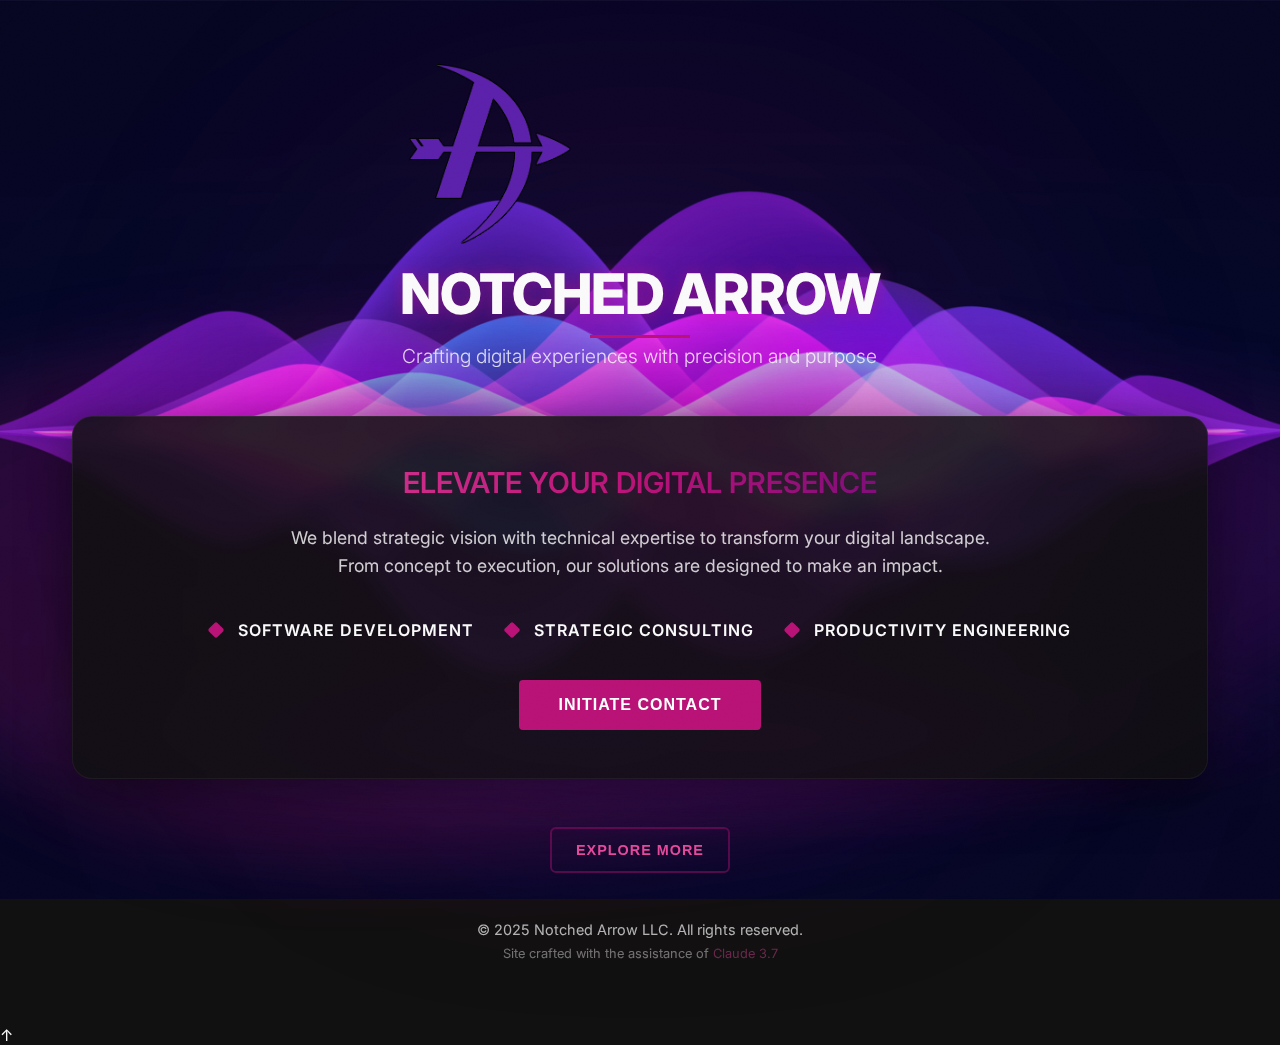
<file: index.html>
<!DOCTYPE html>
<html lang="en">
<head>
    <meta charset="UTF-8">
    <meta name="viewport" content="width=device-width, initial-scale=1.0">
    <title>Notched Arrow</title>
    <link rel="stylesheet" href="styles.css">
    <link rel="preconnect" href="https://fonts.googleapis.com">
    <link rel="preconnect" href="https://fonts.gstatic.com" crossorigin>
    <link href="https://fonts.googleapis.com/css2?family=Inter:wght@300;400;600;800&display=swap" rel="stylesheet">
    <link rel="icon" href="favicon.ico" type="image/x-icon">
</head>
<body>
    <div class="noise"></div>
    <div class="background-blur"></div>
    <style>
        body {
            background-image: url('images/background.png');
            background-size: cover;
            background-position: center;
            background-attachment: fixed;
        }

        .logo-img {
            width: 100%;
            height: 100%;
            object-fit: contain;
        }
    </style>

    <div class="container">
        <main>
            <section class="hero">
                <div class="logo-container">
                    <div class="logo-animation">
                        <img src="images/logo.png" alt="Notched Arrow Logo" class="logo-img">
                    </div>
                </div>
                <h1>NOTCHED ARROW</h1>
                <div class="tagline">
                    <p>Crafting digital experiences with precision and purpose</p>
                </div>
            </section>

            <section class="content">
                <div class="color-splash"></div>
                <div class="card">
                    <div class="card-content">
                        <h2>ELEVATE YOUR DIGITAL PRESENCE</h2>
                        <p>We blend strategic vision with technical expertise to transform your digital landscape. From concept to execution, our solutions are designed to make an impact.</p>

                        <div class="expertise">
                            <div class="expertise-item">
                                <span class="marker"></span>
                                <h3>SOFTWARE DEVELOPMENT</h3>
                            </div>
                            <div class="expertise-item">
                                <span class="marker"></span>
                                <h3>STRATEGIC CONSULTING</h3>
                            </div>
                            <div class="expertise-item">
                                <span class="marker"></span>
                                <h3>PRODUCTIVITY ENGINEERING</h3>
                            </div>
                        </div>

                        <div class="action">
                            <button class="cta" id="contact-btn">INITIATE CONTACT</button>
                            <div id="contact-modal" class="modal">
                                <div class="modal-content">
                                    <span class="close-modal">&times;</span>
                                    <h3>CONNECT WITH US</h3>
                                    <div class="contact-options">
                                        <div class="contact-option">
                                            <div class="contact-label">Email</div>
                                            <div class="contact-value">cc@zyzd.cc</div>
                                            <button class="copy-btn" data-value="contact@notchedarrow.com">Copy</button>
                                        </div>
                                        <div class="contact-option">
                                            <div class="contact-label">Discord</div>
                                            <div class="contact-value">cczyz</div>
                                            <button class="copy-btn" data-value="notchedarrow">Copy</button>
                                        </div>
                                        <div class="contact-option">
                                            <div class="contact-label">Signal</div>
                                            <div class="contact-value">clarke.23</div>
                                            <button class="copy-btn" data-value="+1 (555) 123-4567">Copy</button>
                                        </div>
                                    </div>
                                </div>
                            </div>
                        </div>
                    </div>
                </div>
            </section>

            <section class="nav-section">
                <div class="nav-container">
                    <button class="nav-toggle">EXPLORE MORE</button>
                    <div class="nav-content">
                        <a href="universe.html" class="nav-link">
                            <span class="nav-icon">🌌</span>
                            <span class="nav-text">NOTCHED ARROW UNIVERSE</span>
                        </a>
                    </div>
                </div>
            </section>
        </main>

        <footer>
            <p>&copy; 2025 Notched Arrow LLC. All rights reserved.</p>
            <p class="credits">Site crafted with the assistance of <a href="https://claude.ai" target="_blank" rel="noopener noreferrer">Claude 3.7</a></p>
        </footer>
    </div>

    <div class="back-to-top">↑</div>

    <script src="script.js"></script>
</body>
</html>
</file>
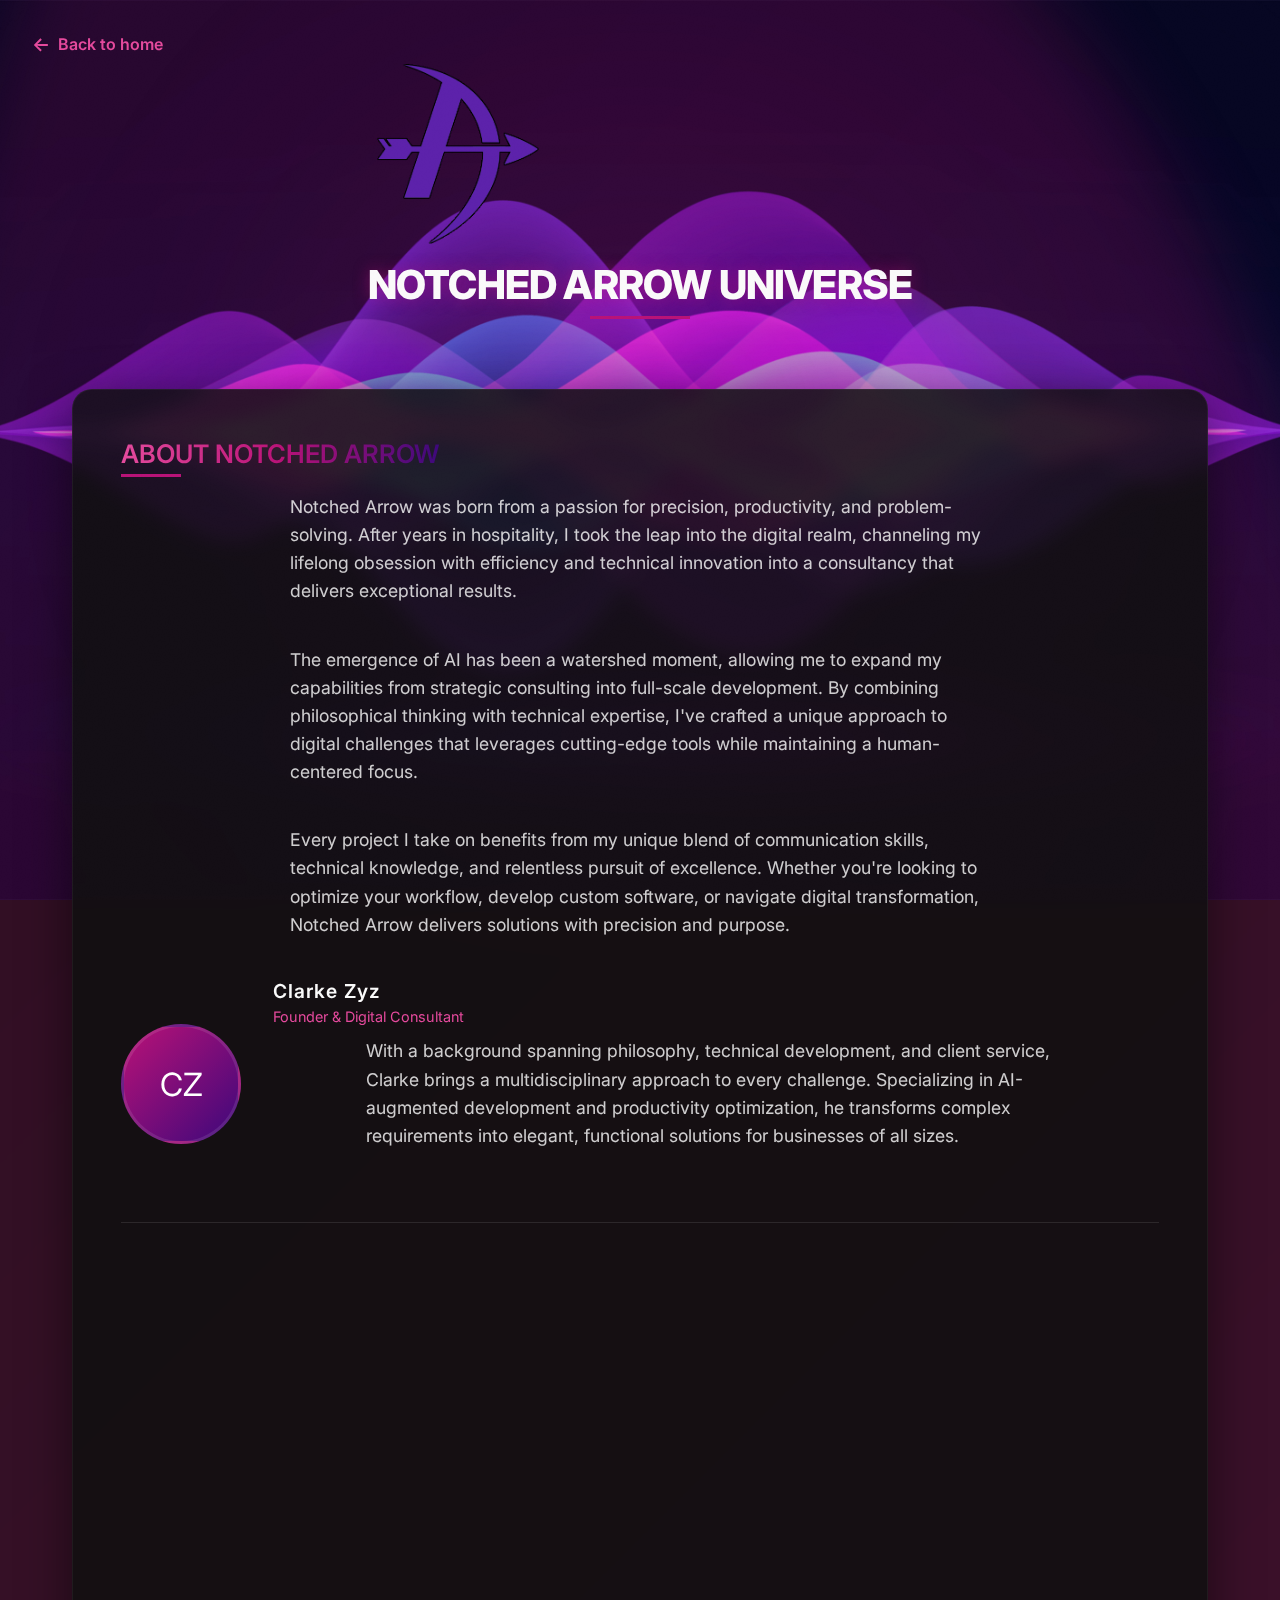
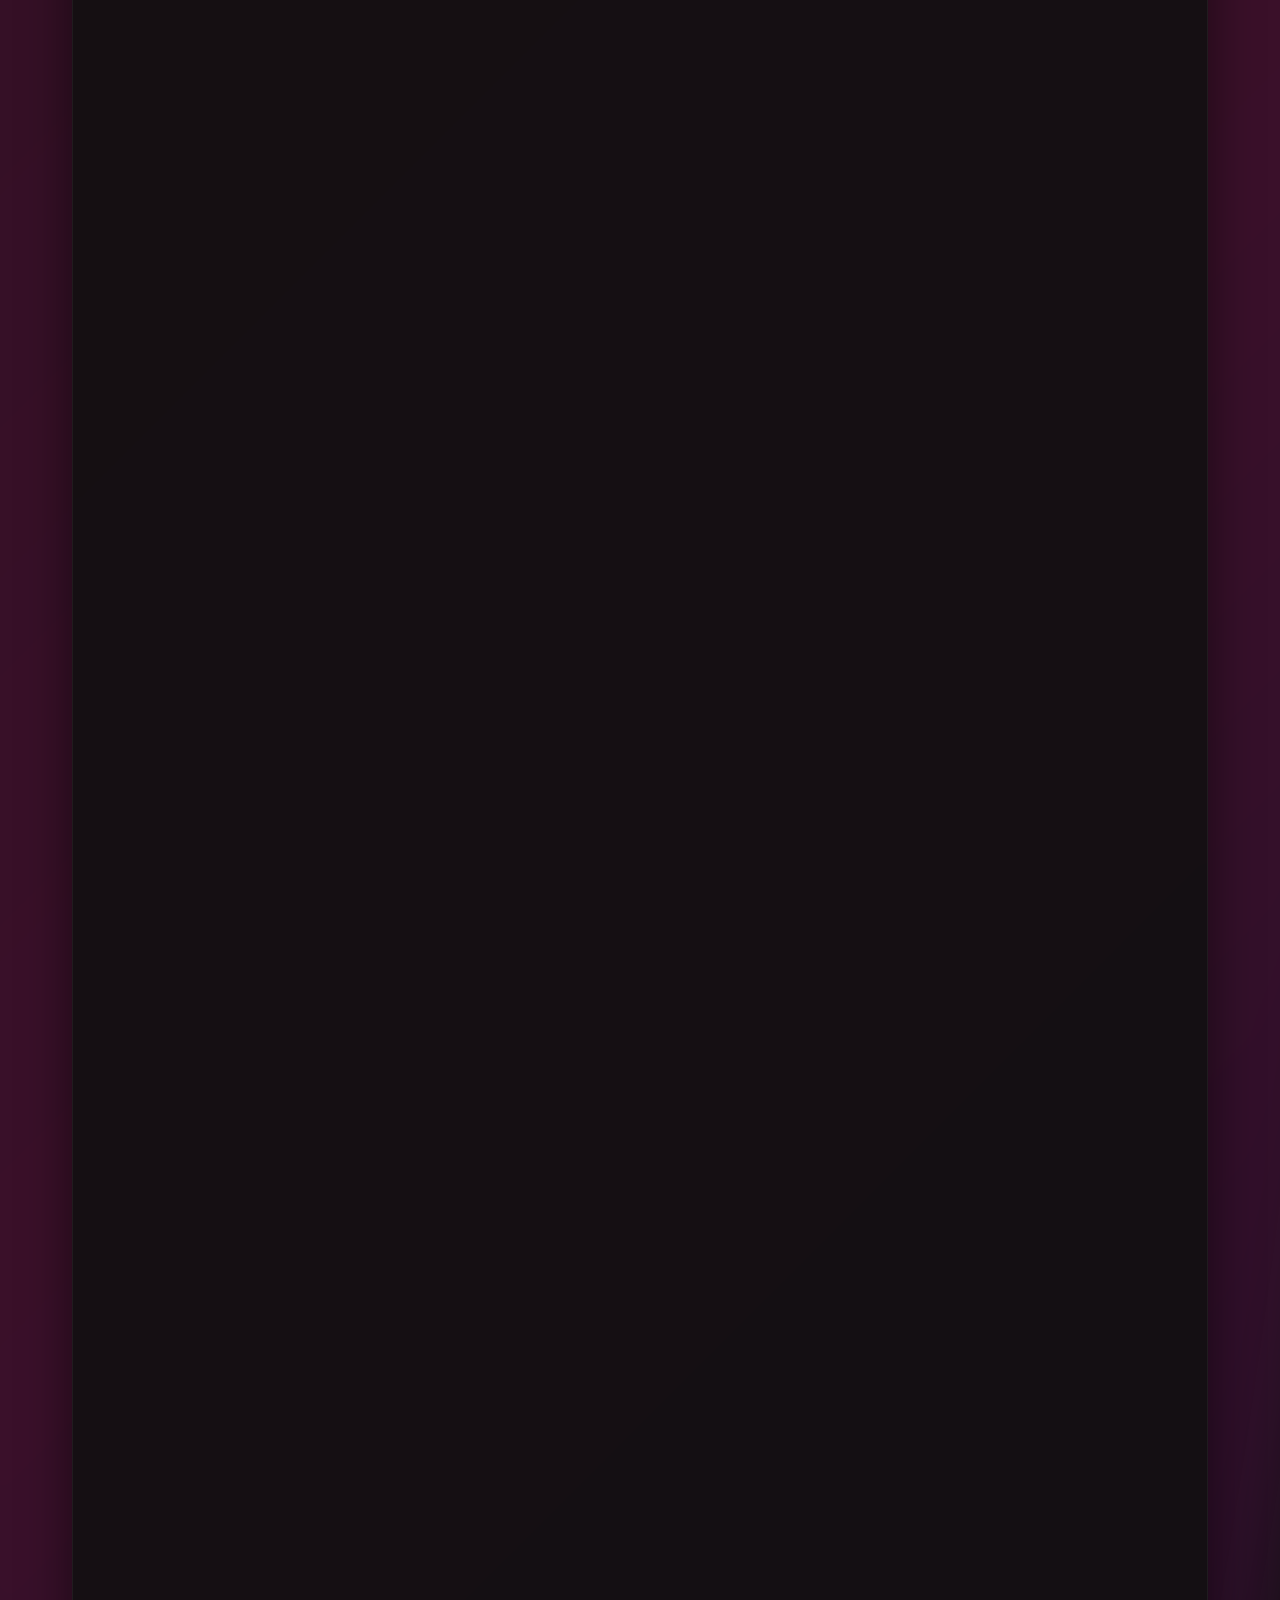
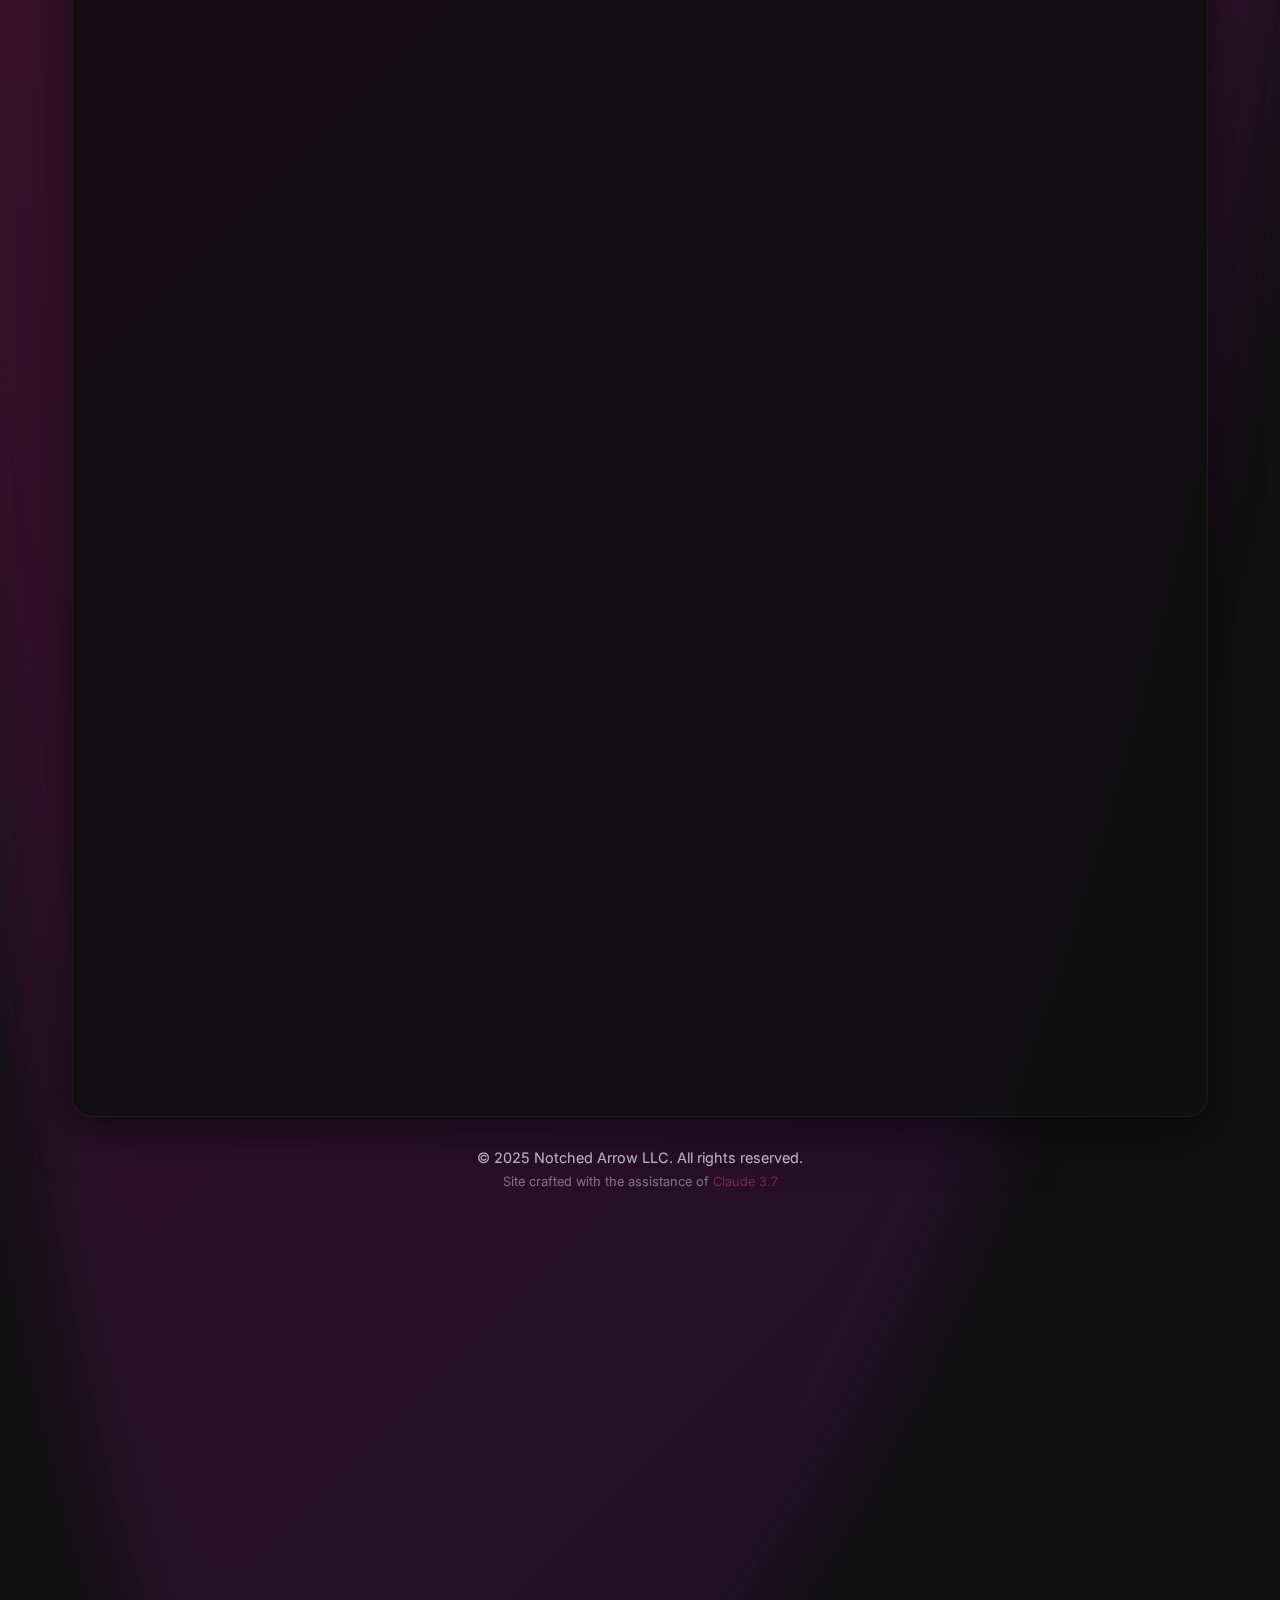
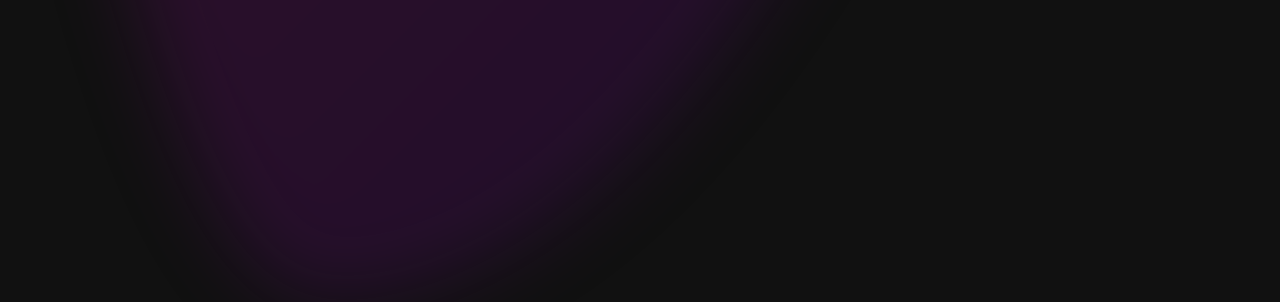
<file: universe.html>
<!DOCTYPE html>
<html lang="en">
<head>
    <meta charset="UTF-8">
    <meta name="viewport" content="width=device-width, initial-scale=1.0">
    <title>Notched Arrow Universe</title>
    <link rel="stylesheet" href="styles.css">
    <link rel="preconnect" href="https://fonts.googleapis.com">
    <link rel="preconnect" href="https://fonts.gstatic.com" crossorigin>
    <link href="https://fonts.googleapis.com/css2?family=Inter:wght@300;400;600;800&display=swap" rel="stylesheet">
    <link rel="icon" href="favicon.ico" type="image/x-icon">
    <style>
        /* Additional page-specific styles */
        .back-link {
            position: absolute;
            top: 2rem;
            left: 2rem;
            display: flex;
            align-items: center;
            gap: 0.5rem;
            color: var(--primary-light);
            text-decoration: none;
            font-weight: 600;
            transition: var(--transition);
            z-index: 10;
        }

        .back-link:hover {
            transform: translateX(-5px);
        }

        .back-arrow {
            font-size: 1.2rem;
        }

        .page-title {
            margin-bottom: 2rem;
            text-align: center;
            font-size: 2.5rem;
        }

        .page-content {
            margin-top: 2rem;
        }

        /* Expand content area vertically as needed */
        .card-content {
            min-height: 300px;
            text-align: left;
        }

        /* Section styles */
        .section {
            margin-bottom: 3rem;
            padding-bottom: 2rem;
            border-bottom: 1px solid rgba(255, 255, 255, 0.1);
        }

        .section:last-child {
            border-bottom: none;
            margin-bottom: 0;
        }

        .section-title {
            margin-bottom: 1.5rem;
            font-size: 1.6rem;
            position: relative;
            display: inline-block;
        }

        .section-title:after {
            content: '';
            position: absolute;
            bottom: -8px;
            left: 0;
            width: 60px;
            height: 3px;
            background: var(--primary);
        }

        /* Project card styles */
        .projects-grid {
            display: grid;
            grid-template-columns: repeat(auto-fill, minmax(280px, 1fr));
            gap: 1.5rem;
            margin-top: 2rem;
        }

        .project-card {
            background: rgba(30, 30, 30, 0.5);
            border-radius: 12px;
            overflow: hidden;
            transition: var(--transition);
            border: 1px solid rgba(255, 255, 255, 0.05);
        }

        .project-card:hover {
            transform: translateY(-5px);
            box-shadow: 0 10px 30px rgba(0, 0, 0, 0.3);
            border-color: rgba(185, 18, 119, 0.3);
        }

        .project-image {
            width: 100%;
            height: 160px;
            background: linear-gradient(45deg, var(--primary-dark), var(--accent));
            display: flex;
            align-items: center;
            justify-content: center;
            font-size: 3rem;
        }

        .project-content {
            padding: 1.5rem;
        }

        .project-title {
            font-size: 1.2rem;
            margin-bottom: 0.5rem;
            font-weight: 600;
        }

        .project-desc {
            font-size: 0.9rem;
            color: rgba(255, 255, 255, 0.7);
            margin-bottom: 1rem;
        }

        .project-link {
            display: inline-block;
            font-size: 0.9rem;
            color: var(--primary-light);
            text-decoration: none;
            transition: var(--transition);
        }

        .project-link:hover {
            color: var(--primary);
            text-decoration: underline;
        }

        /* Team section styles */
        .team-section {
            display: flex;
            gap: 2rem;
            align-items: center;
            margin-top: 2rem;
        }

        .member-avatar {
            width: 120px;
            height: 120px;
            border-radius: 50%;
            background: linear-gradient(135deg, var(--primary), var(--accent));
            display: flex;
            align-items: center;
            justify-content: center;
            font-size: 2rem;
            color: white;
            border: 3px solid rgba(255, 255, 255, 0.1);
            flex-shrink: 0;
        }

        .member-info {
            flex: 1;
        }

        .member-name {
            font-size: 1.2rem;
            font-weight: 600;
            margin-bottom: 0.3rem;
        }

        .member-role {
            font-size: 0.9rem;
            color: var(--primary-light);
            margin-bottom: 0.8rem;
        }

        .member-bio {
            font-size: 0.9rem;
            color: rgba(255, 255, 255, 0.7);
            line-height: 1.6;
        }

        /* Productivity tricks styles */
        .tricks-list {
            margin-top: 1.5rem;
        }

        .trick-item {
            background: rgba(30, 30, 30, 0.5);
            border-radius: 12px;
            padding: 1.5rem;
            margin-bottom: 1.5rem;
            border: 1px solid rgba(255, 255, 255, 0.05);
            transition: var(--transition);
        }

        .trick-item:hover {
            background: rgba(30, 30, 30, 0.8);
            border-color: rgba(185, 18, 119, 0.3);
        }

        .trick-title {
            display: flex;
            align-items: center;
            gap: 0.8rem;
            margin-bottom: 1rem;
            font-size: 1.2rem;
            font-weight: 600;
        }

        .trick-icon {
            display: flex;
            align-items: center;
            justify-content: center;
            width: 36px;
            height: 36px;
            background: var(--primary);
            border-radius: 8px;
            font-size: 1.2rem;
        }

        .trick-content {
            line-height: 1.6;
            color: rgba(255, 255, 255, 0.9);
        }

        .trick-content p {
            margin-bottom: 1rem;
        }

        .trick-content p:last-child {
            margin-bottom: 0;
        }

        /* Background image */
        body {
            background-image: url('images/background.png');
            background-size: cover;
            background-position: center;
            background-attachment: fixed;
        }

        /* Logo styles */
        .logo-img {
            width: 100%;
            height: 100%;
            object-fit: contain;
        }

        /* Back to top button */
        .back-to-top {
            position: fixed;
            bottom: 2rem;
            right: 2rem;
            width: 50px;
            height: 50px;
            background: var(--primary);
            color: white;
            border-radius: 50%;
            display: flex;
            align-items: center;
            justify-content: center;
            font-size: 1.5rem;
            cursor: pointer;
            opacity: 0;
            visibility: hidden;
            transition: var(--transition);
            z-index: 100;
            box-shadow: 0 5px 15px rgba(0, 0, 0, 0.3);
        }

        .back-to-top.visible {
            opacity: 1;
            visibility: visible;
        }

        .back-to-top:hover {
            background: var(--primary-dark);
            transform: translateY(-3px);
        }

        @media (max-width: 768px) {
            .projects-grid {
                grid-template-columns: 1fr;
            }

            .back-link {
                top: 1rem;
                left: 1rem;
            }

            .team-section {
                flex-direction: column;
                text-align: center;
            }
        }
    </style>
</head>
<body>
    <div class="noise"></div>
    <div class="background-blur"></div>

    <div class="container">
        <a href="index.html" class="back-link"><span class="back-arrow">←</span> Back to home</a>

        <main>
            <section class="hero">
                <div class="logo-container">
                    <div class="logo-animation">
                        <img src="images/logo.png" alt="Notched Arrow Logo" class="logo-img">
                    </div>
                </div>
                <h1 class="page-title">NOTCHED ARROW UNIVERSE</h1>
            </section>

            <section class="content">
                <div class="color-splash"></div>
                <div class="card">
                    <div class="card-content">
                        <div class="section">
                            <h2 class="section-title">ABOUT NOTCHED ARROW</h2>
                            <p>Notched Arrow was born from a passion for precision, productivity, and problem-solving. After years in hospitality, I took the leap into the digital realm, channeling my lifelong obsession with efficiency and technical innovation into a consultancy that delivers exceptional results.</p>

                            <p>The emergence of AI has been a watershed moment, allowing me to expand my capabilities from strategic consulting into full-scale development. By combining philosophical thinking with technical expertise, I've crafted a unique approach to digital challenges that leverages cutting-edge tools while maintaining a human-centered focus.</p>

                            <p>Every project I take on benefits from my unique blend of communication skills, technical knowledge, and relentless pursuit of excellence. Whether you're looking to optimize your workflow, develop custom software, or navigate digital transformation, Notched Arrow delivers solutions with precision and purpose.</p>

                            <div class="team-section">
                                <div class="member-avatar">CZ</div>
                                <div class="member-info">
                                    <h3 class="member-name">Clarke Zyz</h3>
                                    <div class="member-role">Founder & Digital Consultant</div>
                                    <p class="member-bio">With a background spanning philosophy, technical development, and client service, Clarke brings a multidisciplinary approach to every challenge. Specializing in AI-augmented development and productivity optimization, he transforms complex requirements into elegant, functional solutions for businesses of all sizes.</p>
                                </div>
                            </div>
                        </div>

                        <div class="section">
                            <h2 class="section-title">SELECTED EXPERIENCE</h2>
                            <p>My consulting work spans multiple industries and disciplines, with a focus on delivering tangible value through technical expertise and strategic insight. Here's a glimpse of how I've helped organizations overcome challenges and achieve their goals:</p>

                            <div class="projects-grid">
                                <div class="project-card">
                                    <div class="project-image">🔗</div>
                                    <div class="project-content">
                                        <h3 class="project-title">Züs</h3>
                                        <p class="project-desc">Provided rebranding strategy and launch coordination for this blockchain-enabled storage company, while managing community engagement and security auditing.</p>
                                        <a href="https://zus.network" target="_blank" class="project-link">Visit Website →</a>
                                    </div>
                                </div>

                                <div class="project-card">
                                    <div class="project-image">🎮</div>
                                    <div class="project-content">
                                        <h3 class="project-title">Horizon</h3>
                                        <p class="project-desc">Delivered game testing consultation and development support for this gaming and Ethereum wallet company, while serving as an on-camera brand ambassador.</p>
                                        <a href="https://horizon.io/" target="_blank" class="project-link">Visit Website →</a>
                                    </div>
                                </div>

                                <div class="project-card">
                                    <div class="project-image">⚙️</div>
                                    <div class="project-content">
                                        <h3 class="project-title">Cosmic Cog</h3>
                                        <p class="project-desc">Conducted competition analysis, created social media content, and provided business growth consulting for this video game production company.</p>
                                        <a href="https://www.cosmiccog.com/" target="_blank" class="project-link">Visit Website →</a>
                                    </div>
                                </div>

                                <div class="project-card">
                                    <div class="project-image">💼</div>
                                    <div class="project-content">
                                        <h3 class="project-title">Sandler Partners</h3>
                                        <p class="project-desc">Offered dedicated support to Senior VP with research, feedback, and outreach for this SaaS firm, helping to streamline operations and enhance decision-making.</p>
                                        <a href="https://sandlerpartners.com/" target="_blank" class="project-link">Visit Website →</a>
                                    </div>
                                </div>
                            </div>
                        </div>

                        <div class="section">
                            <h2 class="section-title">PRODUCTIVITY TRICKS</h2>
                            <p>Productivity isn't about following someone else's system. It's about discovering what works for you and building habits that align with your natural strengths. Here are some insights I've gathered from years of productivity experimentation and consulting work:</p>

                            <div class="tricks-list">
                                <div class="trick-item">
                                    <div class="trick-title">
                                        <span class="trick-icon">🧠</span>
                                        <span>Find Your Unique Workflow</span>
                                    </div>
                                    <div class="trick-content">
                                        <p>The real trick to being productive isn't a collection of trendy techniques. It's not about time blocking, to-do list obsession, or perfectly scheduled breaks. THE fundamental trick is knowing how YOU work best.</p>

                                        <p>Discover your personal style and methodology. What drives one person's productivity might completely stifle another's. For me, it's to-do lists, meditation, and extended periods of uninterrupted focus. For you, it might be reward-based sprints, social interaction, and background music.</p>

                                        <p>We all have untapped potential, but if we force ourselves into someone else's productivity template, we'll never reach it. The most productive version of yourself looks exactly like you—just operating at your natural best.</p>
                                    </div>
                                </div>

                                <div class="trick-item">
                                    <div class="trick-title">
                                        <span class="trick-icon">🎯</span>
                                        <span>Purpose-Driven Goals</span>
                                    </div>
                                    <div class="trick-content">
                                        <p>To be truly productive, you need meaningful goals. You can't simply wake up thinking, "I'll do everything I can today." Instead, approach each day with: "I'll do everything I can to accomplish [specific goal]."</p>

                                        <p>This is the foundation of lasting motivation. No one works their way into success without the intention to be successful. If your goal is merely to survive the day, that's exactly what you'll do—no judgment, we've all been there.</p>

                                        <p>Create goals at every scale: daily project completions, career aspirations, and personal commitments. But here's the crucial part: they must genuinely resonate with YOU. Goals adopted from others without internal alignment become obstacles rather than motivators. When you pursue what truly matters to you, productivity naturally follows.</p>
                                    </div>
                                </div>

                                <div class="trick-item">
                                    <div class="trick-title">
                                        <span class="trick-icon">✍️</span>
                                        <span>The Daily Superpower</span>
                                    </div>
                                    <div class="trick-content">
                                        <p>When I share this final trick, I often see eye rolls—until people try it. This single practice has transformed my capabilities within months of consistent application. I genuinely call it my superpower.</p>

                                        <p>The mental clarity, memory enhancement, and natural behavioral improvements that emerge will impress everyone around you—even those who have no idea you're doing this. If you establish this habit and then start missing days, consider it an alarm bell that something is disrupting your potential.</p>

                                        <p>It's the most frequently recommended practice by mental health professionals for processing emotions, overcoming challenges, and developing psychological resilience. Yet it's not just for those in crisis—it's for anyone seeking greater productivity and personal growth.</p>

                                        <p>The practice? Daily journaling. Just a few minutes of reflection, capturing your thoughts, challenges, and victories creates profound changes in how you process information and approach your work. If you want to transform your productivity, this seemingly simple habit might be the most powerful tool you'll ever adopt.</p>
                                    </div>
                                </div>
                            </div>
                        </div>
                    </div>
                </div>
            </section>
        </main>

        <footer>
            <p>&copy; 2025 Notched Arrow LLC. All rights reserved.</p>
            <p class="credits">Site crafted with the assistance of <a href="https://claude.ai" target="_blank" rel="noopener noreferrer">Claude 3.7</a></p>
        </footer>
    </div>

    <div class="back-to-top">↑</div>

    <script src="script.js"></script>
</body>
</html>
</file>
<file: styles.css>
.nav-icon {
    font-size: 1.2rem;
}

.nav-text {
    font-weight: 600;
    letter-spacing: 0.5px;
}

footer {
    text-align: center;
    padding: 2rem 0;
    opacity: 0.7;
    font-size: 0.9rem;
}

.credits {
    margin-top: 0.5rem;
    font-size: 0.8rem;
    opacity: 0.6;
}

.credits a {
    color: var(--primary-light);
    text-decoration: none;
    transition: var(--transition);
}

.credits a:hover {
    text-decoration: underline;
}:root {
    --primary: #b91277;
    --primary-dark: #800d52;
    --primary-light: #e54a9d;
    --secondary: #111111;
    --light: #fafafa;
    --accent: #3d087b;
    --transition: all 0.4s cubic-bezier(0.16, 1, 0.3, 1);
}

* {
    margin: 0;
    padding: 0;
    box-sizing: border-box;
}

body {
    font-family: 'Inter', sans-serif;
    background-color: #111;
    color: var(--light);
    min-height: 100vh;
    overflow-x: hidden;
    position: relative;
}

.noise {
    position: fixed;
    top: 0;
    left: 0;
    width: 100%;
    height: 100%;
    background-image: url('[data-uri]');
    pointer-events: none;
    z-index: 10;
    opacity: 0.3;
}

.background-blur {
    position: fixed;
    top: 0;
    left: 0;
    width: 100%;
    height: 100%;
    background: radial-gradient(circle at 50% 50%, rgba(185, 18, 119, 0.15) 0%, rgba(0, 0, 0, 0) 70%);
    z-index: -1;
    filter: blur(80px);
}

.container {
    max-width: 1200px;
    margin: 0 auto;
    padding: 2rem;
    min-height: 100vh;
    display: flex;
    flex-direction: column;
}

header {
    display: flex;
    justify-content: center;
    padding: 2rem 0;
}

.logo-container {
    width: 180px;
    height: 180px;
    position: relative;
    margin-bottom: 1rem;
}

.logo-animation {
    width: 100%;
    height: 100%;
    position: relative;
}

.logo {
    width: 100%;
    height: 100%;
    color: var(--primary);
    filter: drop-shadow(0 0 15px rgba(185, 18, 119, 0.5));
    animation: pulse 4s infinite alternate;
}

@keyframes pulse {
    0% {
        transform: scale(1);
        filter: drop-shadow(0 0 15px rgba(185, 18, 119, 0.5));
    }
    100% {
        transform: scale(1.05);
        filter: drop-shadow(0 0 25px rgba(185, 18, 119, 0.8));
    }
}

main {
    flex: 1;
    display: flex;
    flex-direction: column;
    justify-content: center;
    align-items: center;
    padding-top: 2rem;
}

.hero {
    text-align: center;
    margin-bottom: 3rem;
}

h1 {
    font-size: 3.5rem;
    font-weight: 800;
    letter-spacing: -0.02em;
    margin-bottom: 1rem;
    text-shadow: 0 0 15px rgba(185, 18, 119, 0.5);
    color: var(--light);
    position: relative;
}

h1:after {
    content: '';
    position: absolute;
    bottom: -10px;
    left: 50%;
    transform: translateX(-50%);
    width: 100px;
    height: 3px;
    background: var(--primary);
}

.tagline p {
    font-size: 1.2rem;
    font-weight: 300;
    color: rgba(255, 255, 255, 0.8);
    max-width: 600px;
    margin: 0 auto;
}

.content {
    width: 100%;
    position: relative;
}

.color-splash {
    position: absolute;
    top: 50%;
    left: 50%;
    transform: translate(-50%, -50%);
    width: 140%;
    height: 140%;
    background: linear-gradient(135deg, var(--primary-dark), var(--primary), var(--accent));
    border-radius: 30% 70% 70% 30% / 30% 30% 70% 70%;
    filter: blur(40px);
    opacity: 0.25;
    z-index: -1;
    animation: morphing 15s ease-in-out infinite;
}

@keyframes morphing {
    0% {
        border-radius: 30% 70% 70% 30% / 30% 30% 70% 70%;
    }
    25% {
        border-radius: 58% 42% 75% 25% / 76% 46% 54% 24%;
    }
    50% {
        border-radius: 50% 50% 33% 67% / 55% 27% 73% 45%;
    }
    75% {
        border-radius: 33% 67% 58% 42% / 63% 68% 32% 37%;
    }
    100% {
        border-radius: 30% 70% 70% 30% / 30% 30% 70% 70%;
    }
}

.card {
    background: rgba(15, 15, 15, 0.85);
    backdrop-filter: blur(10px);
    border-radius: 20px;
    overflow: hidden;
    box-shadow: 0 15px 50px rgba(0, 0, 0, 0.5);
    border: 1px solid rgba(255, 255, 255, 0.05);
    padding: 3rem;
    transition: var(--transition);
}

.card:hover {
    transform: translateY(-5px);
    box-shadow: 0 20px 60px rgba(0, 0, 0, 0.6);
}

.card-content {
    text-align: center;
}

h2 {
    font-size: 1.8rem;
    font-weight: 600;
    margin-bottom: 1.5rem;
    background: linear-gradient(90deg, var(--primary-light), var(--primary), var(--accent));
    -webkit-background-clip: text;
    -webkit-text-fill-color: transparent;
    background-clip: text;
    color: transparent;
}

.card-content p {
    font-size: 1.1rem;
    line-height: 1.6;
    color: rgba(255, 255, 255, 0.8);
    margin-bottom: 2.5rem;
    max-width: 700px;
    margin-left: auto;
    margin-right: auto;
}

.expertise {
    display: flex;
    flex-wrap: wrap;
    justify-content: center;
    gap: 2rem;
    margin: 2.5rem 0;
}

.expertise-item {
    display: flex;
    align-items: center;
    gap: 1rem;
}

.marker {
    display: block;
    width: 12px;
    height: 12px;
    background-color: var(--primary);
    border-radius: 2px;
    transform: rotate(45deg);
}

h3 {
    font-size: 1rem;
    font-weight: 600;
    letter-spacing: 1px;
}

.action {
    margin-top: 2.5rem;
}

.cta {
    display: inline-block;
    padding: 1rem 2.5rem;
    background: var(--primary);
    color: white;
    text-decoration: none;
    font-weight: 600;
    font-size: 1rem;
    letter-spacing: 1px;
    border-radius: 4px;
    transition: var(--transition);
    border: none;
    position: relative;
    overflow: hidden;
    z-index: 1;
}

.cta:before {
    content: '';
    position: absolute;
    top: 0;
    left: 0;
    width: 0;
    height: 100%;
    background: var(--primary-dark);
    transition: var(--transition);
    z-index: -1;
}

.cta:hover:before {
    width: 100%;
}

.cta:hover {
    transform: translateY(-2px);
    box-shadow: 0 5px 20px rgba(185, 18, 119, 0.4);
}

/* Modal styling */
.modal {
    display: none;
    position: fixed;
    top: 0;
    left: 0;
    width: 100%;
    height: 100%;
    background-color: rgba(0, 0, 0, 0.8);
    z-index: 1000;
    backdrop-filter: blur(8px);
    overflow: auto;
}

.modal-content {
    background: rgba(25, 25, 25, 0.95);
    margin: 15% auto;
    padding: 2rem;
    width: 90%;
    max-width: 500px;
    border-radius: 12px;
    box-shadow: 0 10px 40px rgba(185, 18, 119, 0.3);
    border: 1px solid rgba(185, 18, 119, 0.2);
    position: relative;
    animation: modalFadeIn 0.3s ease-out forwards;
}

@keyframes modalFadeIn {
    from {
        opacity: 0;
        transform: translateY(-20px);
    }
    to {
        opacity: 1;
        transform: translateY(0);
    }
}

.close-modal {
    position: absolute;
    top: 15px;
    right: 20px;
    font-size: 24px;
    font-weight: bold;
    color: rgba(255, 255, 255, 0.7);
    cursor: pointer;
    transition: var(--transition);
}

.close-modal:hover {
    color: var(--primary);
}

.contact-options {
    margin-top: 1.5rem;
}

.contact-option {
    display: flex;
    align-items: center;
    margin-bottom: 1rem;
    padding: 0.8rem;
    background: rgba(255, 255, 255, 0.05);
    border-radius: 6px;
    transition: var(--transition);
}

.contact-option:hover {
    background: rgba(255, 255, 255, 0.1);
}

.contact-label {
    font-weight: 600;
    font-size: 0.85rem;
    color: var(--primary);
    width: 80px;
}

.contact-value {
    flex: 1;
    font-size: 0.95rem;
    color: rgba(255, 255, 255, 0.9);
    margin-right: 10px;
    font-family: monospace;
}

.copy-btn {
    background: rgba(185, 18, 119, 0.2);
    color: var(--primary-light);
    border: 1px solid rgba(185, 18, 119, 0.3);
    border-radius: 4px;
    padding: 0.4rem 0.8rem;
    font-size: 0.8rem;
    cursor: pointer;
    transition: var(--transition);
}

.copy-btn:hover {
    background: rgba(185, 18, 119, 0.4);
}

.copy-btn.copied {
    background: var(--primary);
    color: white;
}

/* Navigation section styles */
.nav-section {
    margin-top: 3rem;
    width: 100%;
    display: flex;
    justify-content: center;
}

.nav-container {
    width: 100%;
    max-width: 600px;
    display: flex;
    flex-direction: column;
    align-items: center;
}

.nav-toggle {
    background: none;
    border: 2px solid rgba(185, 18, 119, 0.4);
    color: var(--primary-light);
    padding: 0.8rem 1.5rem;
    border-radius: 6px;
    font-size: 0.9rem;
    font-weight: 600;
    letter-spacing: 1px;
    cursor: pointer;
    transition: var(--transition);
    margin-bottom: 1rem;
}

.nav-toggle:hover {
    background: rgba(185, 18, 119, 0.1);
    border-color: var(--primary);
}

.nav-content {
    display: none;
    width: 100%;
    max-height: 0;
    overflow: hidden;
    transition: max-height 0.5s ease;
}

.nav-content.show {
    display: flex;
    flex-direction: column;
    gap: 0.8rem;
    max-height: 300px;
}

.nav-link {
    display: flex;
    align-items: center;
    gap: 1rem;
    padding: 1rem;
    background: rgba(255, 255, 255, 0.03);
    border-radius: 8px;
    color: var(--light);
    text-decoration: none;
    transition: var(--transition);
    border: 1px solid rgba(255, 255, 255, 0.05);
}

.nav-link:hover {
    background: rgba(185, 18, 119, 0.1);
    border-color: rgba(185, 18, 119, 0.3);
    transform: translateY(-2px);
}

/* Responsive styles */
@media (max-width: 768px) {
    h1 {
        font-size: 2.5rem;
    }
    .card {
        padding: 2rem;
    }
    .expertise {
        flex-direction: column;
        gap: 1.5rem;
    }
    .expertise-item {
        justify-content: center;
    }
}

@media (max-width: 480px) {
    h1 {
        font-size: 2rem;
    }
    .card {
        padding: 1.5rem;
    }
    h2 {
        font-size: 1.5rem;
    }
    .cta {
        padding: 0.8rem 2rem;
    }
}
</file>
